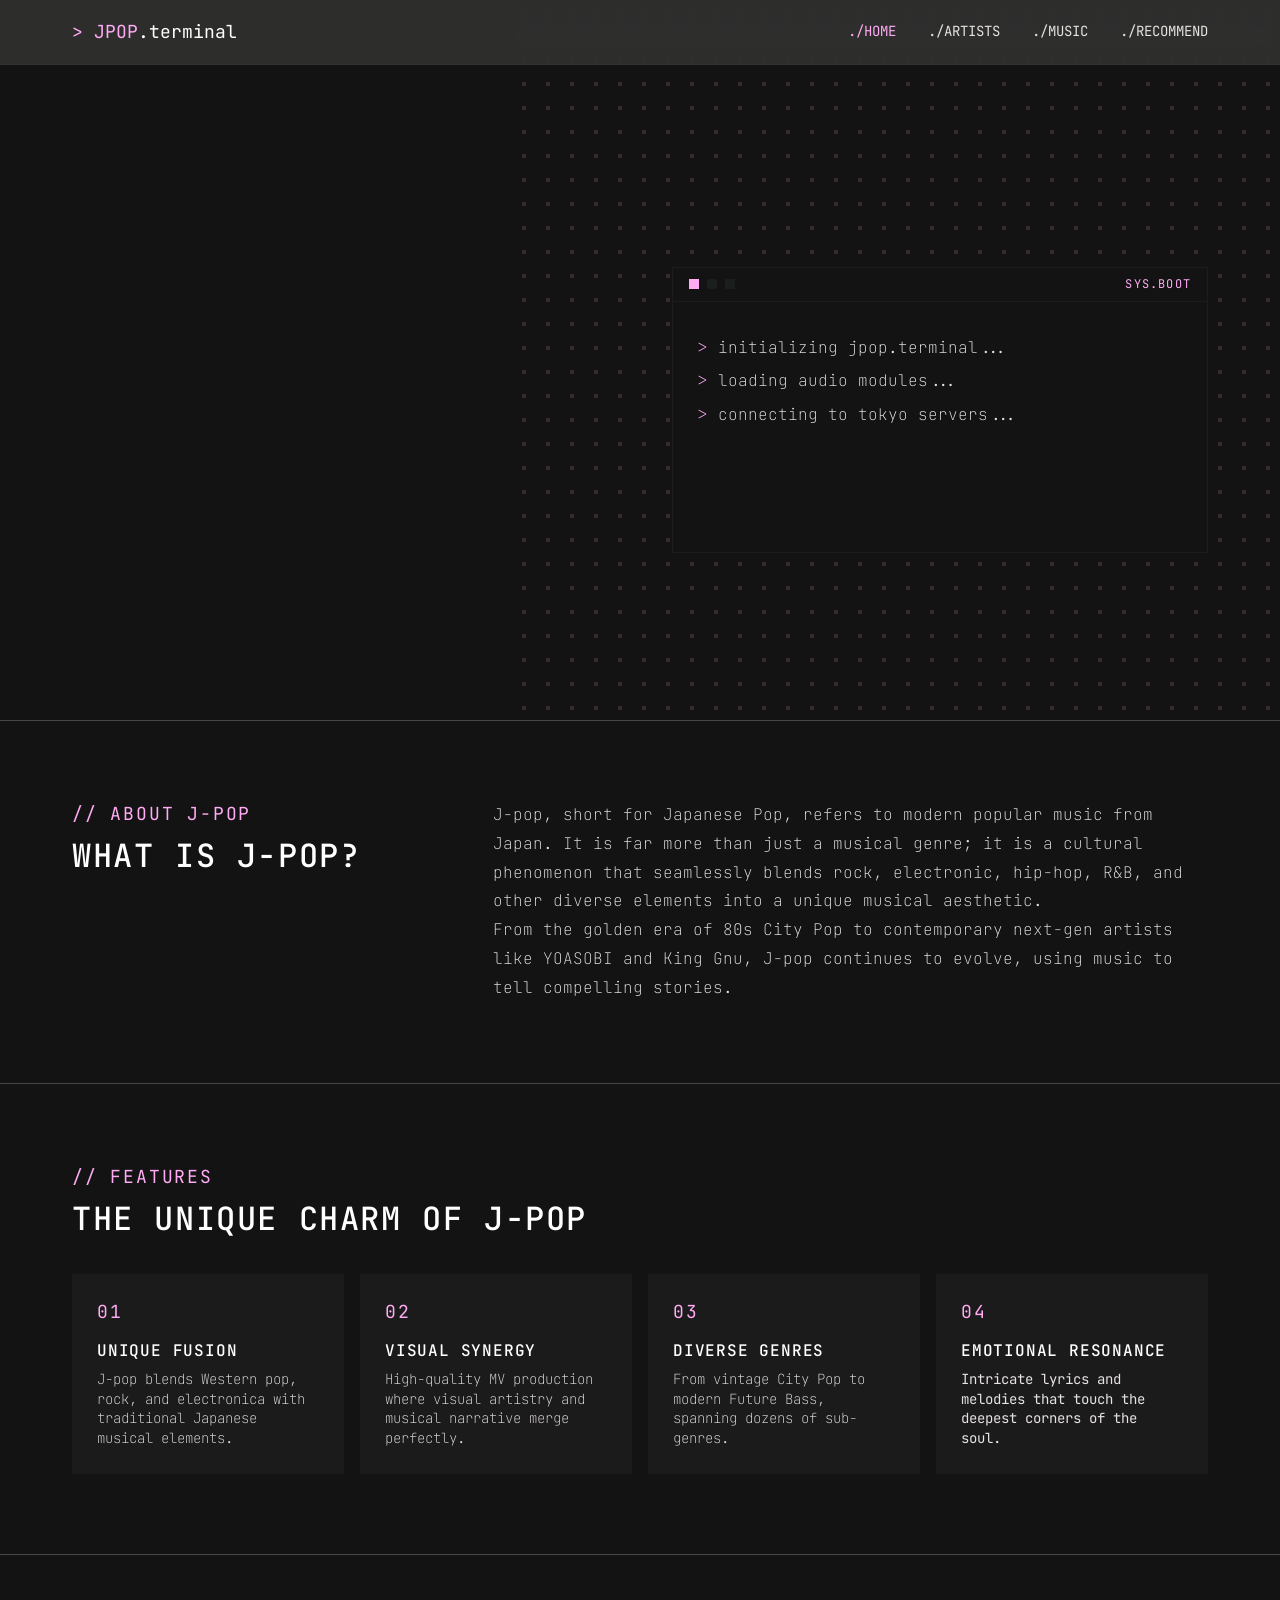
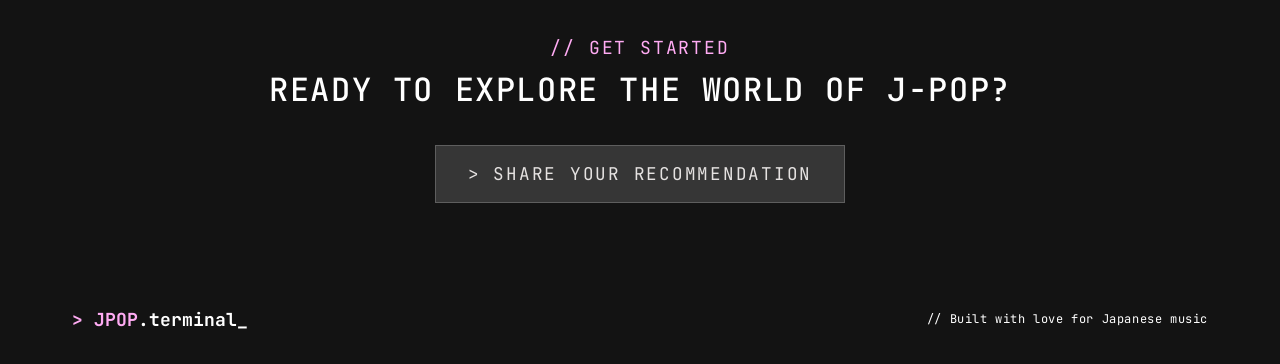
<file: index.html>
<!DOCTYPE html>
<html lang="zh-CN">

<head>
    <meta charset="UTF-8">
    <meta name="viewport" content="width=device-width, initial-scale=1.0">
    <title>JPOP.terminal // HOME</title>
    <link rel="stylesheet" href="css/style.css">
</head>

<body style="display: flex; flex-direction: column; min-height: 100vh;">
    <a class="skip-link" href="#main-content">Skip to main content</a>
    <div class="scanlines"></div>

    <header class="nav-header">
        <div class="container nav-content">
            <div class="logo font-mono text-cyan">
                > JPOP<span style="color: var(--primary)">.terminal</span><span class="cursor-blink">_</span>
            </div>
            <nav class="nav-links">
                <a href="index.html" class="active">./home</a>
                <a href="artists.html">./artists</a>
                <a href="music.html">./music</a>
                <a href="recommend.html">./recommend</a>
            </nav>
        </div>
    </header>

    <main id="main-content">
        <section class="hero-section">
            <div class="halftone"></div>
            <div class="container hero-content-wrapper">
                <div id="hero-content" style="opacity: 0; transform: translateY(20px); transition: all 0.5s ease-out;">
                    <div class="label mb-2">// JAPANESE POP MUSIC ARCHIVE</div>
                    <h1 class="display-lg mb-8">
                        EXPLORE<br>
                        <span class="text-cyan">THE SOUND</span><br>
                        OF J-POP
                    </h1>
                    <div style="display: flex; gap: 1rem;">
                        <a href="artists.html" class="btn-primary">> EXPLORE_ARTISTS</a>
                        <a href="music.html" class="btn-primary">> FEATURED_MUSIC</a>
                    </div>
                </div>

                <div class="terminal-window">
                    <div class="terminal-header">
                        <div class="terminal-dot active"></div>
                        <div class="terminal-dot"></div>
                        <div class="terminal-dot"></div>
                        <span class="label" style="margin-left: auto;">SYS.BOOT</span>
                    </div>
                    <div class="terminal-body" id="terminal-lines">
                    </div>
                </div>
            </div>
        </section>

        <section class="section-low" ">
            <div class=" container"
            style="display: grid; grid-template-columns: 1fr 2fr; gap: 4rem; align-items: start;">
            <div>
                <div class="label mb-2 text-cyan">// ABOUT J-POP</div>
                <h2 class="title" style="font-size: 2rem; color: var(--primary);">What is J-POP?</h2>
            </div>
            <div style="color: var(--on-surface); font-size: 1rem; line-height: 1.8;">
                <p class="mb-4" style="font-weight: 100;">
                    J-pop, short for Japanese Pop, refers to modern popular music from Japan. It is far more than just a
                    musical genre; it is a cultural phenomenon that seamlessly blends rock, electronic, hip-hop, R&B,
                    and other diverse elements into a unique musical aesthetic.
                </p>
                <p style="font-weight: 100;">
                    From the golden era of 80s City Pop to contemporary next-gen artists like YOASOBI and King Gnu,
                    J-pop continues to evolve, using music to tell compelling stories.
                </p>
            </div>
            </div>
        </section>

        <section class="section-low" style="background-color: var(--surface);">
            <div class="container">
                <div class="label mb-2 text-cyan">// FEATURES</div>
                <h2 class="title mb-8" style="font-size: 2rem; color: var(--primary);">The Unique Charm of J-POP</h2>

                <div class="card-grid" style="grid-template-columns: repeat(auto-fit, minmax(220px, 1fr));">
                    <div class="card" style="background-color: var(--surface-container-low);">
                        <div class="label text-cyan">01</div>
                        <h3 class="mt-4 mb-2 title" style="font-size: 1rem; color: var(--primary);">Unique Fusion</h3>
                        <p style="color: var(--on-surface); font-size: 0.875rem; font-weight: 100;">J-pop blends Western pop, rock, and
                            electronica with traditional Japanese musical elements.</p>
                    </div>
                    <div class="card" style="background-color: var(--surface-container-low);">
                        <div class="label text-cyan">02</div>
                        <h3 class="mt-4 mb-2 title" style="font-size: 1rem; color: var(--primary);">Visual Synergy</h3>
                        <p style="color: var(--on-surface); font-size: 0.875rem;font-weight: 100;">High-quality MV production where
                            visual artistry and musical narrative merge perfectly.</p>
                    </div>
                    <div class="card" style="background-color: var(--surface-container-low);">
                        <div class="label text-cyan">03</div>
                        <h3 class="mt-4 mb-2 title" style="font-size: 1rem; color: var(--primary);">Diverse Genres</h3>
                        <p style="color: var(--on-surface); font-size: 0.875rem;font-weight: 100;">From vintage City Pop to modern Future
                            Bass, spanning dozens of sub-genres.</p>
                    </div>
                    <div class="card" style="background-color: var(--surface-container-low);">
                        <div class="label text-cyan">04</div>
                        <h3 class="mt-4 mb-2 title" style="font-size: 1rem; color: var(--primary);">Emotional Resonance
                        </h3>
                        <p style="color: var(--on-surface); font-size: 0.875rem;">Intricate lyrics and melodies that
                            touch the deepest corners of the soul.</p>
                    </div>
                </div>
            </div>
        </section>

        <section class="section-low">
            <div class="container"
                style="display: flex; flex-direction: column; align-items: center; justify-content: center;">
                <div class="label mb-2 text-cyan">// GET STARTED</div>
                <h2 class="title mb-8" style="font-size: 2rem; color: var(--primary);">Ready to explore the world of
                    J-POP?</h2>
                <a href="recommend.html" class="btn-primary" style="font-size: 1.1rem; padding: 16px 32px;">> SHARE YOUR
                    RECOMMENDATION</a>
            </div>
        </section>
    </main>

    <footer class="terminal-footer">
        <div class="container footer-content">
            <div class="font-mono text-cyan" style="font-weight: bold;">
                > JPOP<span style="color: var(--primary)">.terminal_</span>
            </div>
            <div class="label" style="color: #ffffff; text-transform: none; letter-spacing: 0.05em;">
                // Built with love for Japanese music
            </div>
        </div>
    </footer>

    <script src="js/script.js"></script>
</body>

</html>
</file>
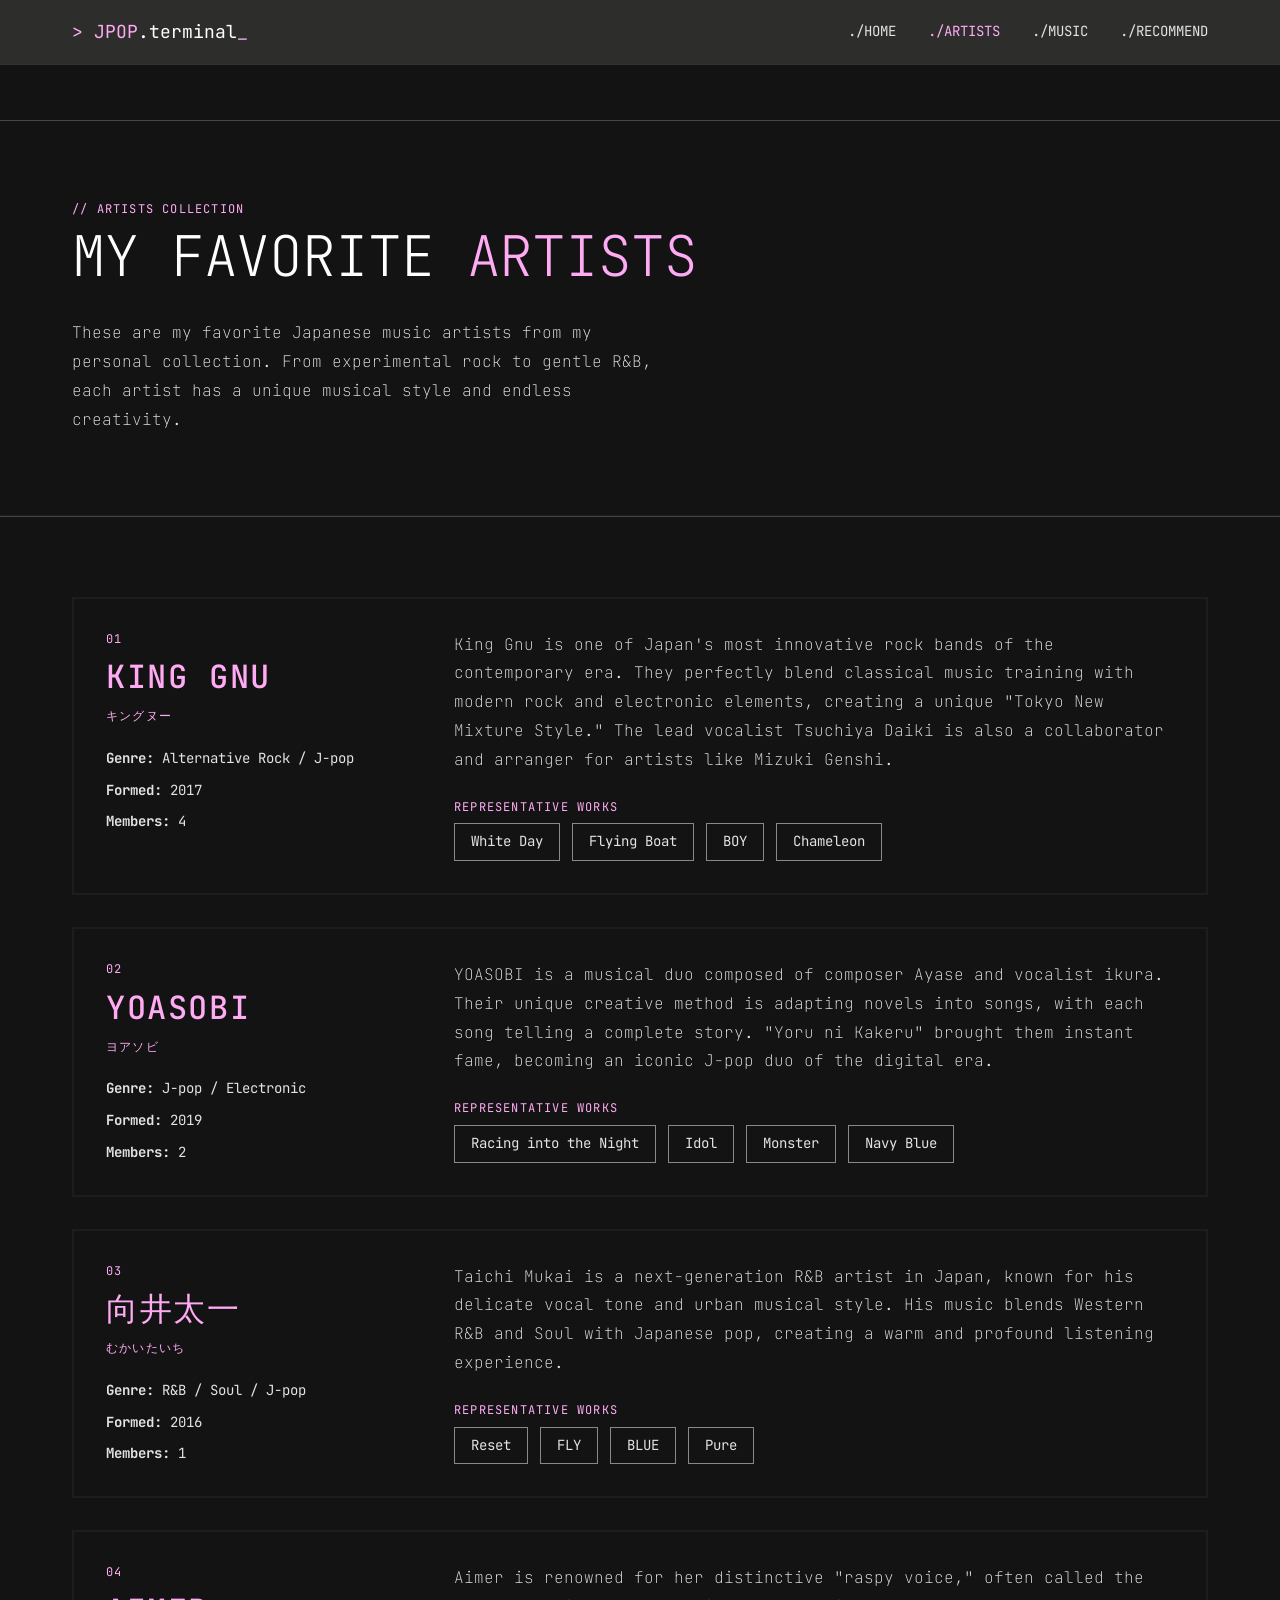
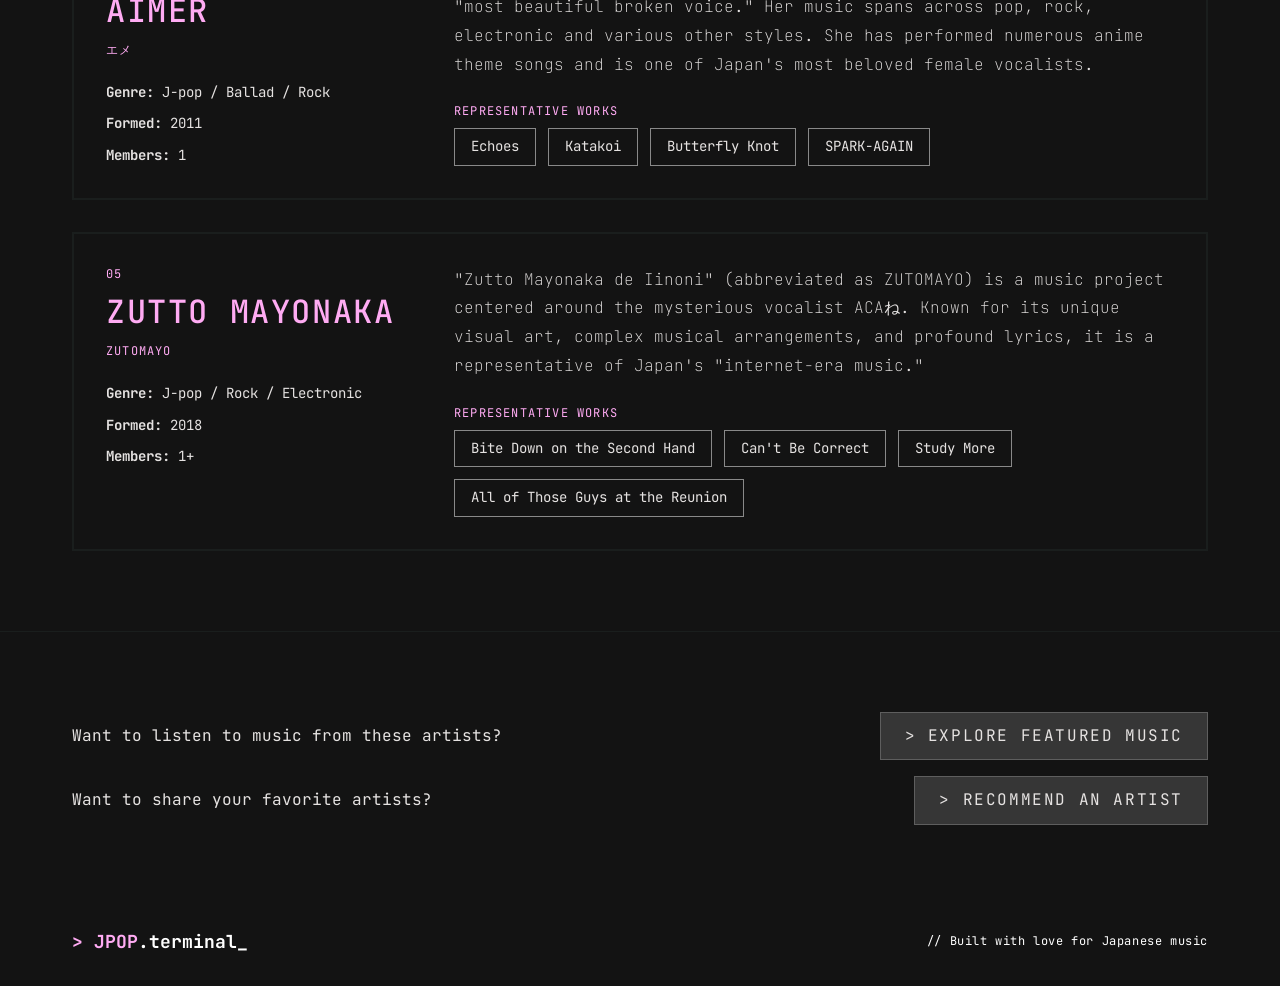
<file: artists.html>
<!DOCTYPE html>
<html lang="zh-CN">
<head>
    <meta charset="UTF-8">
    <meta name="viewport" content="width=device-width, initial-scale=1.0">
    <title>JPOP.terminal // ARTISTS</title>
    <link rel="stylesheet" href="css/style.css">
</head>
<body>
    <a class="skip-link" href="#main-content">Skip to main content</a>
    <div class="scanlines"></div>

    <header class="nav-header">
        <div class="container nav-content">
            <div class="logo font-mono text-cyan">
                > JPOP<span style="color: var(--primary)">.terminal</span><span class="cursor-blink">_</span>
            </div>
            <nav class="nav-links">
                <a href="index.html">./home</a>
                <a href="artists.html" class="active">./artists</a>
                <a href="music.html">./music</a>
                <a href="recommend.html">./recommend</a>
            </nav>
        </div>
    </header>

    <main id="main-content" style="padding-top: 120px; min-height: 100vh;">
        <!-- Header Section -->
        <section class="section-low" style="border-bottom: 1px solid var(--outline-variant);">
            <div class="container">
                <div class="label mb-2">// ARTISTS COLLECTION</div>
                <h1 class="display-lg mb-8">My Favorite <span style="color: var(--primary-container);">Artists</span></h1>
                <p style="color: var(--on-surface); font-size: 1rem; line-height: 1.8; max-width: 600px; font-weight: 100;">
                    These are my favorite Japanese music artists from my personal collection. From experimental rock to gentle R&B, each artist has a unique musical style and endless creativity.
                </p>
            </div>
        </section>

        <!-- Artists Grid -->
        <section class="section-low">
            <div class="container">
                <div style="display: flex; flex-direction: column; gap: 2rem;">
                    <!-- Artist Card 1: King Gnu -->
                    <div class="artist-card" style="display: grid; grid-template-columns: 300px 1fr; gap: 3rem; align-items: start;">
                        <div>
                            <div class="label mb-2" style="color: var(--primary-container);">01</div>
                            <h2 class="title mb-2" style="font-size: 2rem;">King Gnu</h2>
                            <p class="label" style="color: var(--primary-container); margin-bottom: 1.5rem;">キングヌー</p>
                            <div style="display: flex; flex-direction: column; gap: 0.75rem; color: var(--on-surface); font-size: 0.875rem;">
                                <p><strong>Genre:</strong> Alternative Rock / J-pop</p>
                                <p><strong>Formed:</strong> 2017</p>
                                <p><strong>Members:</strong> 4</p>
                            </div>
                        </div>
                        <div style="display: flex; flex-direction: column; gap: 1.5rem;">
                            <p style="color: var(--on-surface); line-height: 1.8; font-weight: 100;">
                                King Gnu is one of Japan's most innovative rock bands of the contemporary era. They perfectly blend classical music training with modern rock and electronic elements, creating a unique "Tokyo New Mixture Style." The lead vocalist Tsuchiya Daiki is also a collaborator and arranger for artists like Mizuki Genshi.
                            </p>
                            <div>
                                <p class="label mb-2">Representative Works</p>
                                <div style="display: flex; flex-wrap: wrap; gap: 0.75rem;">
                                    <span style="padding: 0.5rem 1rem; border: 1px solid rgba(255, 255, 255, 0.5); background-color: transparent; color: var(--on-surface); font-size: 0.875rem;">White Day</span>
                                    <span style="padding: 0.5rem 1rem; border: 1px solid rgba(255, 255, 255, 0.5); background-color: transparent; color: var(--on-surface); font-size: 0.875rem;">Flying Boat</span>
                                    <span style="padding: 0.5rem 1rem; border: 1px solid rgba(255, 255, 255, 0.5); background-color: transparent; color: var(--on-surface); font-size: 0.875rem;">BOY</span>
                                    <span style="padding: 0.5rem 1rem; border: 1px solid rgba(255, 255, 255, 0.5); background-color: transparent; color: var(--on-surface); font-size: 0.875rem;">Chameleon</span>
                                </div>
                            </div>
                        </div>
                    </div>

                    <!-- Artist Card 2: YOASOBI -->
                    <div class="artist-card" style="display: grid; grid-template-columns: 300px 1fr; gap: 3rem; align-items: start;">
                        <div>
                            <div class="label mb-2" style="color: var(--primary-container);">02</div>
                            <h2 class="title mb-2" style="font-size: 2rem;">YOASOBI</h2>
                            <p class="label" style="color: var(--primary-container); margin-bottom: 1.5rem;">ヨアソビ</p>
                            <div style="display: flex; flex-direction: column; gap: 0.75rem; color: var(--on-surface); font-size: 0.875rem;">
                                <p><strong>Genre:</strong> J-pop / Electronic</p>
                                <p><strong>Formed:</strong> 2019</p>
                                <p><strong>Members:</strong> 2</p>
                            </div>
                        </div>
                        <div style="display: flex; flex-direction: column; gap: 1.5rem;">
                            <p style="color: var(--on-surface); line-height: 1.8; font-weight: 100;">
                                YOASOBI is a musical duo composed of composer Ayase and vocalist ikura. Their unique creative method is adapting novels into songs, with each song telling a complete story. "Yoru ni Kakeru" brought them instant fame, becoming an iconic J-pop duo of the digital era.
                            </p>
                            <div>
                                <p class="label mb-2">Representative Works</p>
                                <div style="display: flex; flex-wrap: wrap; gap: 0.75rem;">
                                    <span style="padding: 0.5rem 1rem; border: 1px solid rgba(255, 255, 255, 0.5); background-color: transparent; color: var(--on-surface); font-size: 0.875rem;">Racing into the Night</span>
                                    <span style="padding: 0.5rem 1rem; border: 1px solid rgba(255, 255, 255, 0.5); background-color: transparent; color: var(--on-surface); font-size: 0.875rem;">Idol</span>
                                    <span style="padding: 0.5rem 1rem; border: 1px solid rgba(255, 255, 255, 0.5); background-color: transparent; color: var(--on-surface); font-size: 0.875rem;">Monster</span>
                                    <span style="padding: 0.5rem 1rem; border: 1px solid rgba(255, 255, 255, 0.5); background-color: transparent; color: var(--on-surface); font-size: 0.875rem;">Navy Blue</span>
                                </div>
                            </div>
                        </div>
                    </div>

                    <!-- Artist Card 3: 向井太一 -->
                    <div class="artist-card" style="display: grid; grid-template-columns: 300px 1fr; gap: 3rem; align-items: start;">
                        <div>
                            <div class="label mb-2" style="color: var(--primary-container);">03</div>
                            <h2 class="title mb-2" style="font-size: 2rem;">向井太一</h2>
                            <p class="label" style="color: var(--primary-container); margin-bottom: 1.5rem;">むかいたいち</p>
                            <div style="display: flex; flex-direction: column; gap: 0.75rem; color: var(--on-surface); font-size: 0.875rem;">
                                <p><strong>Genre:</strong> R&B / Soul / J-pop</p>
                                <p><strong>Formed:</strong> 2016</p>
                                <p><strong>Members:</strong> 1</p>
                            </div>
                        </div>
                        <div style="display: flex; flex-direction: column; gap: 1.5rem;">
                            <p style="color: var(--on-surface); line-height: 1.8; font-weight: 100;">
                                Taichi Mukai is a next-generation R&B artist in Japan, known for his delicate vocal tone and urban musical style. His music blends Western R&B and Soul with Japanese pop, creating a warm and profound listening experience.
                            </p>
                            <div>
                                <p class="label mb-2">Representative Works</p>
                                <div style="display: flex; flex-wrap: wrap; gap: 0.75rem;">
                                    <span style="padding: 0.5rem 1rem; border: 1px solid rgba(255, 255, 255, 0.5); background-color: transparent; color: var(--on-surface); font-size: 0.875rem;">Reset</span>
                                    <span style="padding: 0.5rem 1rem; border: 1px solid rgba(255, 255, 255, 0.5); background-color: transparent; color: var(--on-surface); font-size: 0.875rem;">FLY</span>
                                    <span style="padding: 0.5rem 1rem; border: 1px solid rgba(255, 255, 255, 0.5); background-color: transparent; color: var(--on-surface); font-size: 0.875rem;">BLUE</span>
                                    <span style="padding: 0.5rem 1rem; border: 1px solid rgba(255, 255, 255, 0.5); background-color: transparent; color: var(--on-surface); font-size: 0.875rem;">Pure</span>
                                </div>
                            </div>
                        </div>
                    </div>

                    <!-- Artist Card 4: Aimer -->
                    <div class="artist-card" style="display: grid; grid-template-columns: 300px 1fr; gap: 3rem; align-items: start;">
                        <div>
                            <div class="label mb-2" style="color: var(--primary-container);">04</div>
                            <h2 class="title mb-2" style="font-size: 2rem;">Aimer</h2>
                            <p class="label" style="color: var(--primary-container); margin-bottom: 1.5rem;">エメ</p>
                            <div style="display: flex; flex-direction: column; gap: 0.75rem; color: var(--on-surface); font-size: 0.875rem;">
                                <p><strong>Genre:</strong> J-pop / Ballad / Rock</p>
                                <p><strong>Formed:</strong> 2011</p>
                                <p><strong>Members:</strong> 1</p>
                            </div>
                        </div>
                        <div style="display: flex; flex-direction: column; gap: 1.5rem;">
                            <p style="color: var(--on-surface); line-height: 1.8; font-weight: 100;">
                                Aimer is renowned for her distinctive "raspy voice," often called the "most beautiful broken voice." Her music spans across pop, rock, electronic and various other styles. She has performed numerous anime theme songs and is one of Japan's most beloved female vocalists.
                            </p>
                            <div>
                                <p class="label mb-2">Representative Works</p>
                                <div style="display: flex; flex-wrap: wrap; gap: 0.75rem;">
                                    <span style="padding: 0.5rem 1rem; border: 1px solid rgba(255, 255, 255, 0.5); background-color: transparent; color: var(--on-surface); font-size: 0.875rem;">Echoes</span>
                                    <span style="padding: 0.5rem 1rem; border: 1px solid rgba(255, 255, 255, 0.5); background-color: transparent; color: var(--on-surface); font-size: 0.875rem;">Katakoi</span>
                                    <span style="padding: 0.5rem 1rem; border: 1px solid rgba(255, 255, 255, 0.5); background-color: transparent; color: var(--on-surface); font-size: 0.875rem;">Butterfly Knot</span>
                                    <span style="padding: 0.5rem 1rem; border: 1px solid rgba(255, 255, 255, 0.5); background-color: transparent; color: var(--on-surface); font-size: 0.875rem;">SPARK-AGAIN</span>
                                </div>
                            </div>
                        </div>
                    </div>

                    <!-- Artist Card 5: ZUTOMAYO -->
                    <div class="artist-card" style="display: grid; grid-template-columns: 300px 1fr; gap: 3rem; align-items: start;">
                        <div>
                            <div class="label mb-2" style="color: var(--primary-container);">05</div>
                            <h2 class="title mb-2" style="font-size: 2rem;">Zutto Mayonaka</h2>
                            <p class="label" style="color: var(--primary-container); margin-bottom: 1.5rem;">ZUTOMAYO</p>
                            <div style="display: flex; flex-direction: column; gap: 0.75rem; color: var(--on-surface); font-size: 0.875rem;">
                                <p><strong>Genre:</strong> J-pop / Rock / Electronic</p>
                                <p><strong>Formed:</strong> 2018</p>
                                <p><strong>Members:</strong> 1+</p>
                            </div>
                        </div>
                        <div style="display: flex; flex-direction: column; gap: 1.5rem;">
                            <p style="color: var(--on-surface); line-height: 1.8; font-weight: 100;">
                                "Zutto Mayonaka de Iinoni" (abbreviated as ZUTOMAYO) is a music project centered around the mysterious vocalist ACAね. Known for its unique visual art, complex musical arrangements, and profound lyrics, it is a representative of Japan's "internet-era music."
                            </p>
                            <div>
                                <p class="label mb-2">Representative Works</p>
                                <div style="display: flex; flex-wrap: wrap; gap: 0.75rem;">
                                    <span style="padding: 0.5rem 1rem; border: 1px solid rgba(255, 255, 255, 0.5); background-color: transparent; color: var(--on-surface); font-size: 0.875rem;">Bite Down on the Second Hand</span>
                                    <span style="padding: 0.5rem 1rem; border: 1px solid rgba(255, 255, 255, 0.5); background-color: transparent; color: var(--on-surface); font-size: 0.875rem;">Can't Be Correct</span>
                                    <span style="padding: 0.5rem 1rem; border: 1px solid rgba(255, 255, 255, 0.5); background-color: transparent; color: var(--on-surface); font-size: 0.875rem;">Study More</span>
                                    <span style="padding: 0.5rem 1rem; border: 1px solid rgba(255, 255, 255, 0.5); background-color: transparent; color: var(--on-surface); font-size: 0.875rem;">All of Those Guys at the Reunion</span>
                                </div>
                            </div>
                        </div>
                    </div>
                </div>
            </div>
        </section>

        <!-- CTA Section -->
        <section class="section-low" style="border-top: 1px solid var(--outline-variant);">
            <div class="container" style="display: flex; flex-direction: column; gap: 1rem;">
                <div style="display: flex; align-items: center; justify-content: space-between; gap: 1.5rem;">
                    <p style="color: var(--on-surface); margin-bottom: 0;">Want to listen to music from these artists?</p>
                    <a href="music.html" class="btn-primary">&gt; Explore Featured Music</a>
                </div>
                <div style="display: flex; align-items: center; justify-content: space-between; gap: 1.5rem;">
                    <p style="color: var(--on-surface); margin-bottom: 0;">Want to share your favorite artists?</p>
                    <a href="recommend.html" class="btn-primary">&gt; Recommend an Artist</a>
                </div>
            </div>
        </section>
    </main>

    <script src="js/script.js"></script>
    <footer class="terminal-footer">
        <div class="container footer-content">
            <div class="font-mono text-cyan" style="font-weight: bold;">
                > JPOP<span style="color: var(--primary)">.terminal_</span>
            </div>
            <div class="label" style="color: #ffffff; text-transform: none; letter-spacing: 0.05em;">
                // Built with love for Japanese music
            </div>
        </div>
    </footer>
</body>
</html>
</file>
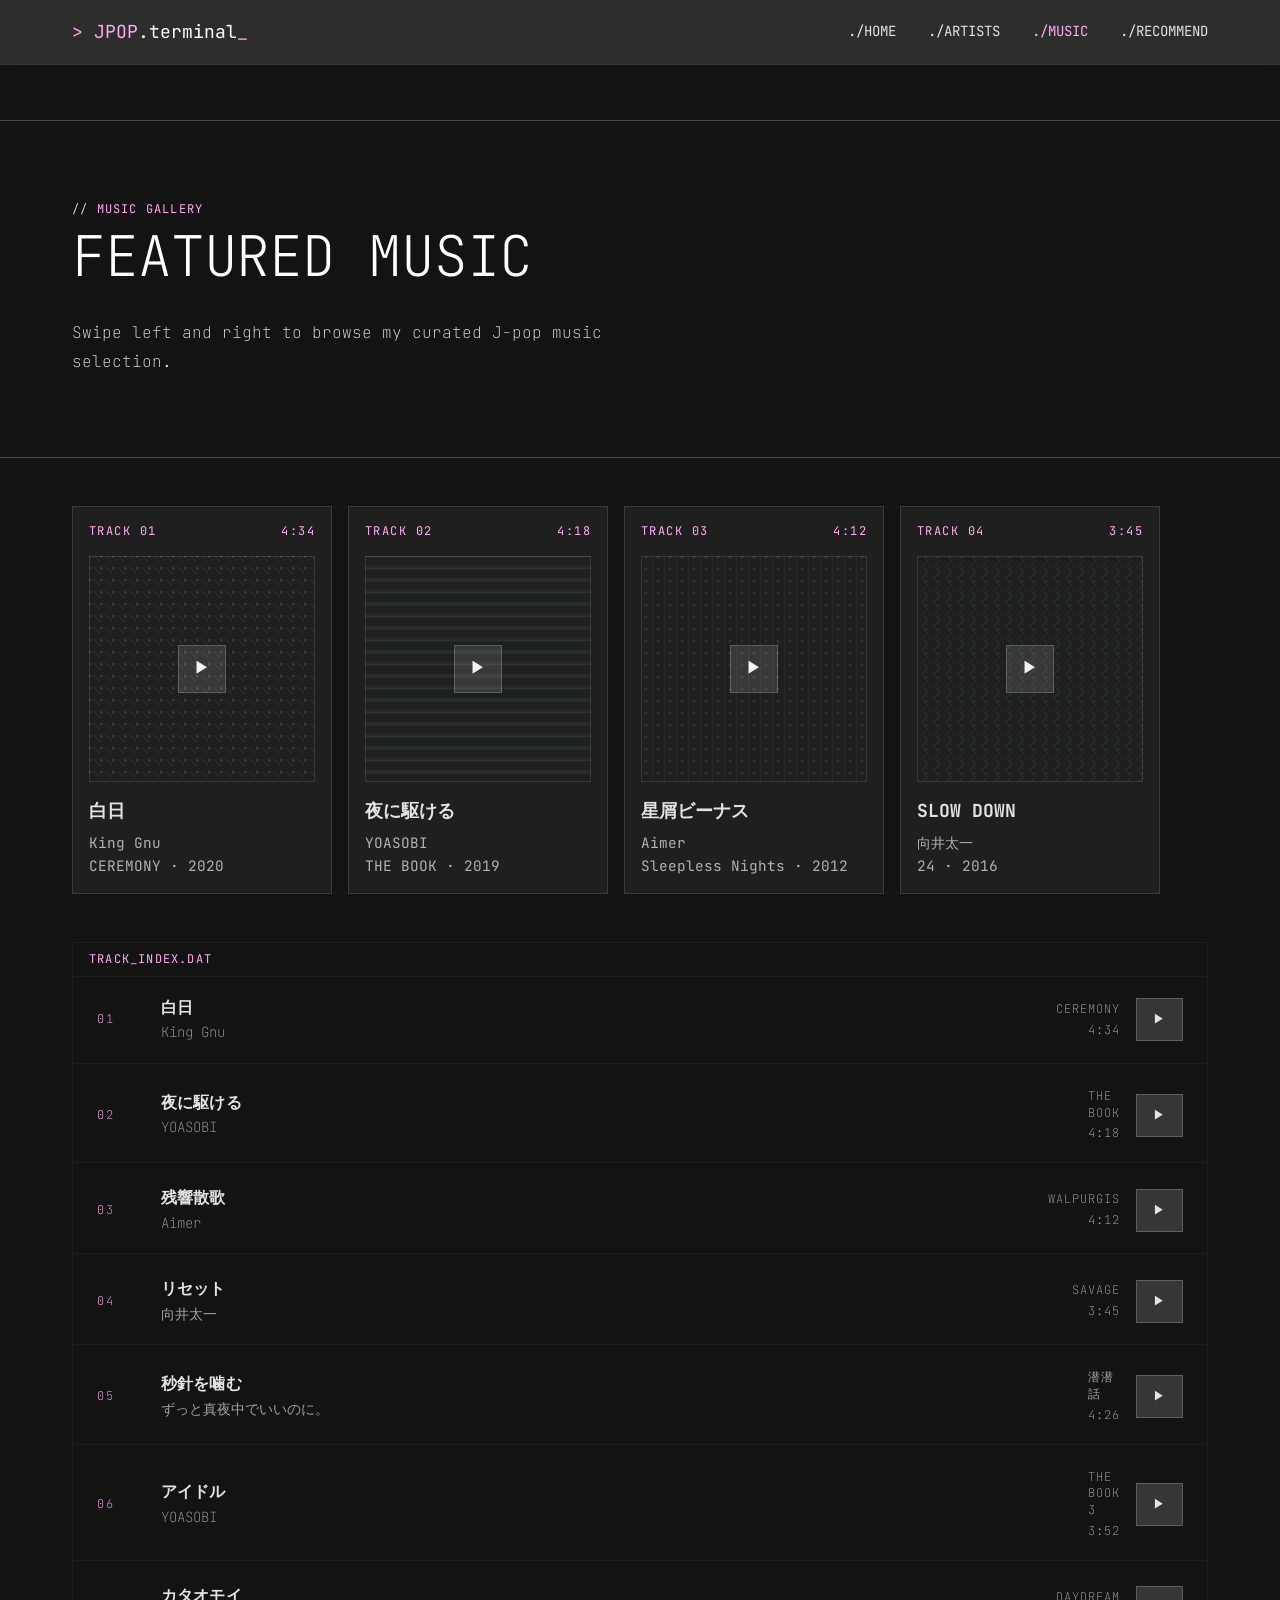
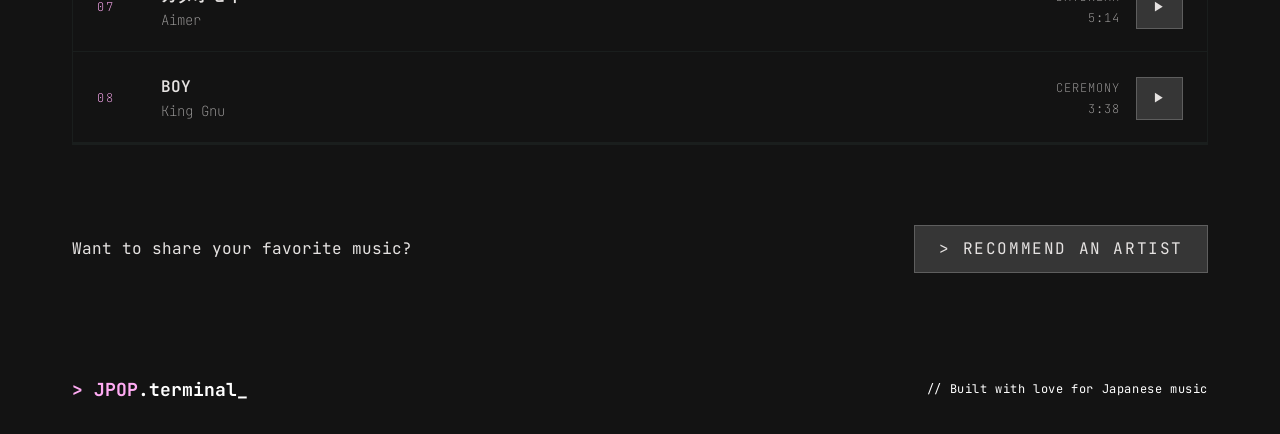
<file: music.html>
<!DOCTYPE html>
<html lang="zh-CN">
<head>
    <meta charset="UTF-8">
    <meta name="viewport" content="width=device-width, initial-scale=1.0">
    <title>JPOP.terminal // MUSIC</title>
    <link rel="stylesheet" href="css/style.css">
</head>
<body>
    <a class="skip-link" href="#main-content">Skip to main content</a>
    <div class="scanlines"></div>

    <header class="nav-header">
        <div class="container nav-content">
            <div class="logo font-mono text-cyan">
                > JPOP<span style="color: var(--primary)">.terminal</span><span class="cursor-blink">_</span>
            </div>
            <nav class="nav-links">
                <a href="index.html">./home</a>
                <a href="artists.html">./artists</a>
                <a href="music.html" class="active">./music</a>
                <a href="recommend.html">./recommend</a>
            </nav>
        </div>
    </header>

    <main id="main-content" class="container" style="padding-top: 120px; min-height: 100vh;">
        <section class="section-low" style="width: 100vw; margin-left: calc(50% - 50vw); margin-right: calc(50% - 50vw);">
            <div class="container">
                <div class="label mb-2">// MUSIC GALLERY</div>
                <h1 class="display-lg mb-8">Featured Music</h1>
                <p style="color: var(--on-surface); font-size: 1rem; line-height: 1.8; max-width: 600px; font-weight: 100;">
                    Swipe left and right to browse my curated J-pop music selection.
                </p>
            </div>
        </section>

        <div class="full-bleed-divider"></div>

        <div class="album-gallery">
            <div class="gallery-scroll scrollbar-hide">
                <article class="album-card">
                    <div class="album-card-header">
                        <span>TRACK 01</span>
                        <span>4:34</span>
                    </div>
                    <div class="album-cover cover-rose">
                        <button class="cover-play" data-audio="music/白日.flac" data-track-id="track1" aria-label="播放或暂停 白日">▶</button>
                    </div>
                    <div class="album-card-body">
                        <h2>白日</h2>
                        <p>King Gnu</p>
                        <p>CEREMONY · 2020</p>
                    </div>
                </article>
                <article class="album-card">
                    <div class="album-card-header">
                        <span>TRACK 02</span>
                        <span>4:18</span>
                    </div>
                    <div class="album-cover cover-blue">
                        <button class="cover-play" data-audio="music/YOASOBI - 夜に駆ける(VEATZ Club Edit).wav" data-track-id="track2" aria-label="播放或暂停 夜に駆ける">▶</button>
                    </div>
                    <div class="album-card-body">
                        <h2>夜に駆ける</h2>
                        <p>YOASOBI</p>
                        <p>THE BOOK · 2019</p>
                    </div>
                </article>
                <article class="album-card">
                    <div class="album-card-header">
                        <span>TRACK 03</span>
                        <span>4:12</span>
                    </div>
                    <div class="album-cover cover-amber">
                        <button class="cover-play" data-audio="music/Aimer - 星屑ビーナス.mp3" data-track-id="track3" aria-label="播放或暂停 星屑ビーナス">▶</button>
                    </div>
                    <div class="album-card-body">
                        <h2>星屑ビーナス</h2>
                        <p>Aimer</p>
                        <p>Sleepless Nights · 2012</p>
                    </div>
                </article>
                <article class="album-card">
                    <div class="album-card-header">
                        <span>TRACK 04</span>
                        <span>3:45</span>
                    </div>
                    <div class="album-cover cover-emerald">
                        <button class="cover-play" data-audio="music/向井太一 - SLOW DOWN.mp3" data-track-id="track4" aria-label="播放或暂停 SLOW DOWN">▶</button>
                    </div>
                    <div class="album-card-body">
                        <h2>SLOW DOWN</h2>
                        <p>向井太一</p>
                        <p>24 · 2016</p>
                    </div>
                </article>
            </div>
        </div>

        <div class="terminal-window mt-4">
            <div class="terminal-header">
                <span class="label">TRACK_INDEX.DAT</span>
            </div>
            <div class="terminal-body" style="padding: 0;">
                <div class="track-list">
                    <div class="track-row">
                        <div class="track-number">01</div>
                        <div class="track-info">
                            <p class="track-title">白日</p>
                            <p class="track-artist">King Gnu</p>
                        </div>
                        <div class="track-meta">
                            <span>CEREMONY</span>
                            <span>4:34</span>
                        </div>
                        <button class="btn-secondary track-action" data-audio="music/0013382754.flac" data-track-id="track1" aria-label="播放或暂停 白日">▶</button>
                    </div>

                    <div class="track-row">
                        <div class="track-number">02</div>
                        <div class="track-info">
                            <p class="track-title">夜に駆ける</p>
                            <p class="track-artist">YOASOBI</p>
                        </div>
                        <div class="track-meta">
                            <span>THE BOOK</span>
                            <span>4:18</span>
                        </div>
                        <button class="btn-secondary track-action" data-spotify="https://open.spotify.com/search/%E5%A4%9C%E3%81%AB%E9%A7%86%E3%81%91%E3%82%8B%20YOASOBI">▶</button>
                    </div>

                    <div class="track-row">
                        <div class="track-number">03</div>
                        <div class="track-info">
                            <p class="track-title">残響散歌</p>
                            <p class="track-artist">Aimer</p>
                        </div>
                        <div class="track-meta">
                            <span>Walpurgis</span>
                            <span>4:12</span>
                        </div>
                        <button class="btn-secondary track-action" data-spotify="https://open.spotify.com/search/%E6%AE%8B%E9%9F%BF%E6%95%A3%E6%AD%8C%20Aimer">▶</button>
                    </div>

                    <div class="track-row">
                        <div class="track-number">04</div>
                        <div class="track-info">
                            <p class="track-title">リセット</p>
                            <p class="track-artist">向井太一</p>
                        </div>
                        <div class="track-meta">
                            <span>SAVAGE</span>
                            <span>3:45</span>
                        </div>
                        <button class="btn-secondary track-action" data-spotify="https://open.spotify.com/search/%E3%83%AA%E3%82%BB%E3%83%83%E3%83%88%20%E5%90%91%E4%BA%95%E5%A4%AA%E4%B8%80">▶</button>
                    </div>

                    <div class="track-row">
                        <div class="track-number">05</div>
                        <div class="track-info">
                            <p class="track-title">秒針を噛む</p>
                            <p class="track-artist">ずっと真夜中でいいのに。</p>
                        </div>
                        <div class="track-meta">
                            <span>潜潜話</span>
                            <span>4:26</span>
                        </div>
                        <button class="btn-secondary track-action" data-spotify="https://open.spotify.com/search/%E7%A7%92%E9%87%9D%E3%82%92%E5%99%9B%E3%82%80%20%E3%81%9A%E3%81%A3%E3%81%A8%E7%9C%9F%E5%A4%9C%E4%B8%AD%E3%81%A7%E3%81%84%E3%81%84%E3%81%AE%E3%81%AB">▶</button>
                    </div>

                    <div class="track-row">
                        <div class="track-number">06</div>
                        <div class="track-info">
                            <p class="track-title">アイドル</p>
                            <p class="track-artist">YOASOBI</p>
                        </div>
                        <div class="track-meta">
                            <span>THE BOOK 3</span>
                            <span>3:52</span>
                        </div>
                        <button class="btn-secondary track-action" data-spotify="https://open.spotify.com/search/%E3%82%A2%E3%82%A4%E3%83%89%E3%83%AB%20YOASOBI">▶</button>
                    </div>

                    <div class="track-row">
                        <div class="track-number">07</div>
                        <div class="track-info">
                            <p class="track-title">カタオモイ</p>
                            <p class="track-artist">Aimer</p>
                        </div>
                        <div class="track-meta">
                            <span>daydream</span>
                            <span>5:14</span>
                        </div>
                        <button class="btn-secondary track-action" data-spotify="https://open.spotify.com/search/%E3%82%AB%E3%82%BF%E3%82%AA%E3%83%A2%E3%82%A4%20Aimer">▶</button>
                    </div>

                    <div class="track-row">
                        <div class="track-number">08</div>
                        <div class="track-info">
                            <p class="track-title">BOY</p>
                            <p class="track-artist">King Gnu</p>
                        </div>
                        <div class="track-meta">
                            <span>CEREMONY</span>
                            <span>3:38</span>
                        </div>
                        <button class="btn-secondary track-action" data-spotify="https://open.spotify.com/search/BOY%20King%20Gnu">▶</button>
                    </div>
                </div>
            </div>
        </div>
     <section class="section-low" style="border-top: 1px solid var(--outline-variant);">
                <div style="display: flex; align-items: center; justify-content: space-between; gap: 1.5rem;">
                    <p style="color: var(--on-surface); margin-bottom: 0;">Want to share your favorite music?</p>
                    <a href="recommend.html" class="btn-primary">&gt; Recommend an Artist</a>
                </div>
            </div>
        </section>
    </main>

 <script src="js/script.js"></script>
    <footer class="terminal-footer">
        <div class="container footer-content">
            <div class="font-mono text-cyan" style="font-weight: bold;">
                > JPOP<span style="color: var(--primary)">.terminal_</span>
            </div>
            <div class="label" style="color: #ffffff; text-transform: none; letter-spacing: 0.05em;">
                // Built with love for Japanese music
            </div>
        </div>
    </footer>
</body>
</html>
</file>
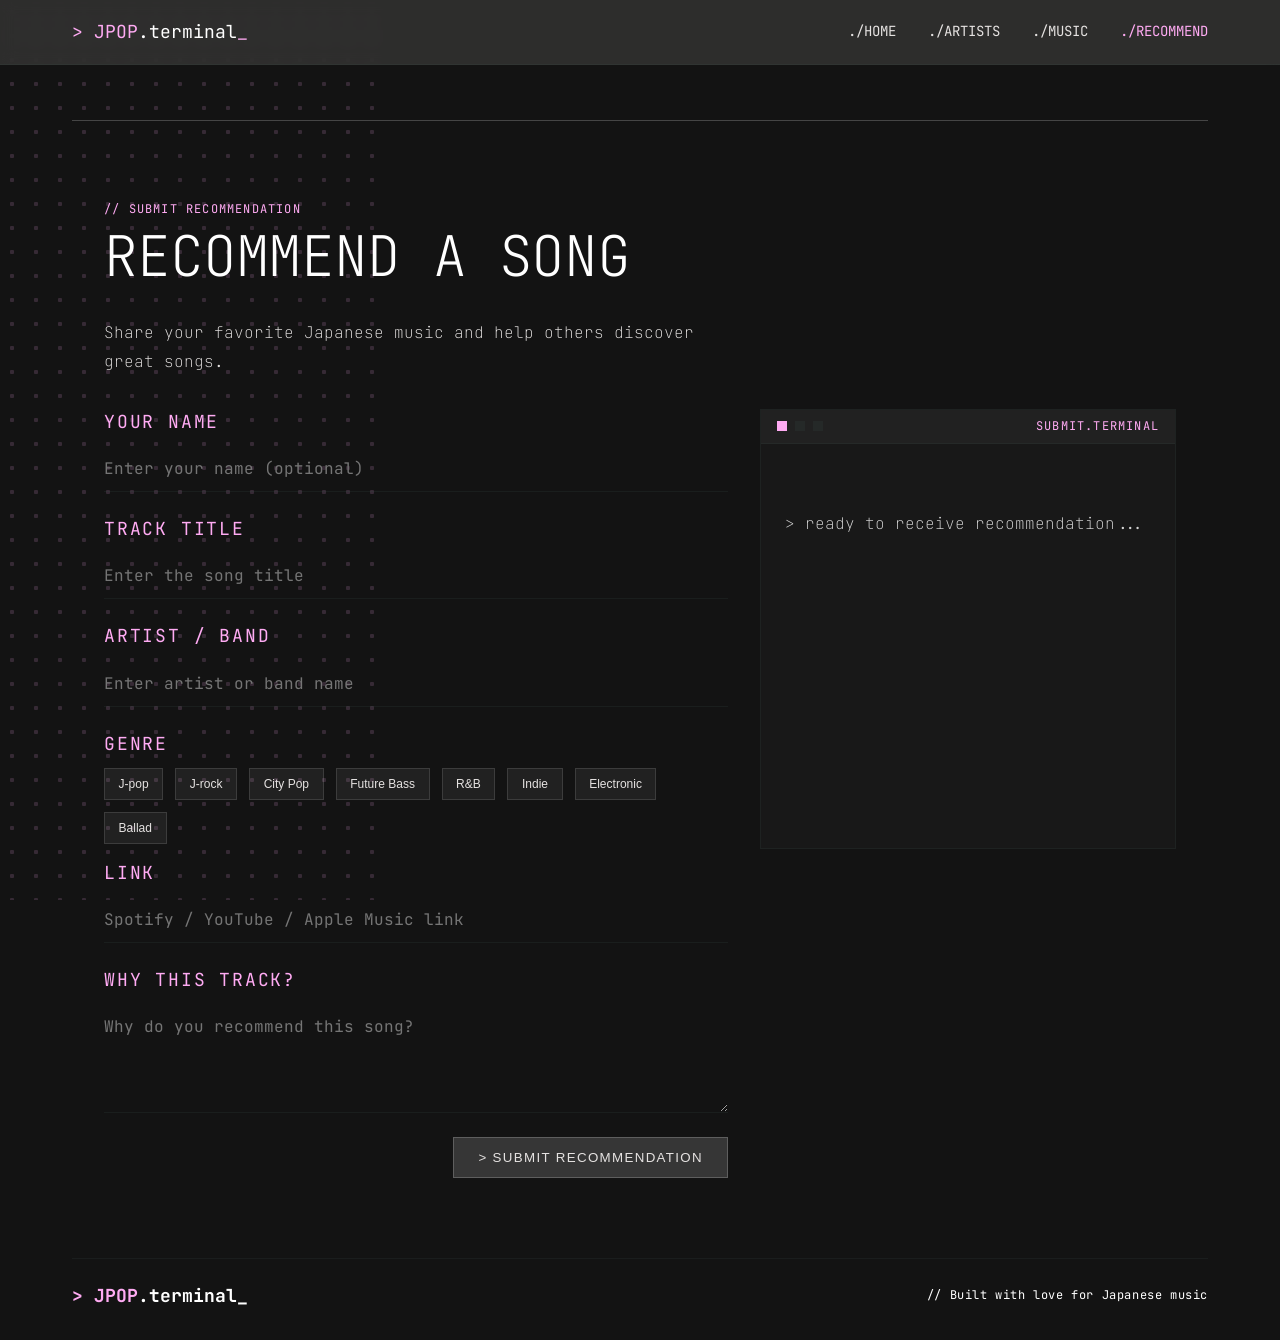
<file: recommend.html>
<!DOCTYPE html>
<html lang="zh-CN">
<head>
    <meta charset="UTF-8">
    <meta name="viewport" content="width=device-width, initial-scale=1.0">
    <title>JPOP.terminal // RECOMMEND</title>
    <link rel="stylesheet" href="css/style.css">
    <style>
        /* Specific Form Styles for Tactical Form */
        .terminal-input {
            width: 100%;
            background-color: transparent;
            border: none;
            border-bottom: 1px solid var(--outline-variant);
            color: var(--primary);
            font-family: var(--font-mono);
            padding: 12px 0;
            margin-bottom: 24px;
            font-size: 1rem;
        }
        .terminal-input:focus {
            outline: none;
            border-bottom-color: var(--primary-container);
            box-shadow: 0 2px 0 0 rgba(0, 251, 251, 0.2);
        }
    </style>
</head>
<body>
    <a class="skip-link" href="#main-content">Skip to main content</a>
    <div class="scanlines"></div>
    <div class="halftone" style="left: 0; width: 30%; right: auto; transform: scaleX(-1);"></div>

    <header class="nav-header">
        <div class="container nav-content">
            <div class="logo font-mono text-cyan">
                > JPOP<span style="color: var(--primary)">.terminal</span><span class="cursor-blink">_</span>
            </div>
            <nav class="nav-links">
                <a href="index.html">./home</a>
                <a href="artists.html">./artists</a>
                <a href="music.html">./music</a>
                <a href="recommend.html" class="active">./recommend</a>
            </nav>
        </div>
    </header>

    <main id="main-content" class="container" style="padding-top: 120px; min-height: 100vh; position: relative; z-index: 10;">
        <section class="section-low" style="border-bottom: 1px solid var(--outline-variant);">
            <div class="container">
                <div class="label mb-2">// SUBMIT RECOMMENDATION</div>
                <h1 class="display-lg mb-8">Recommend a Song</h1>
                <p style="color: var(--on-surface); font-size: 1rem; line-height: 1.8; max-width: 600px; font-weight: 100; margin-bottom: 2rem;">
                    Share your favorite Japanese music and help others discover great songs.
                </p>

                <div class="recommend-layout">
                    <div class="recommend-form">
                        <form action="https://formspree.io/f/xnjlpllq" method="POST">
                            <div class="field-group">
                                <label for="name" class="label text-cyan">YOUR NAME</label>
                                <input type="text" id="name" name="name" class="terminal-input" placeholder="Enter your name (optional)">
                            </div>

                            <div class="field-group">
                                <label for="track" class="label text-cyan">TRACK TITLE</label>
                                <input type="text" id="track" name="track" class="terminal-input" placeholder="Enter the song title" required>
                            </div>

                            <div class="field-group">
                                <label for="artist" class="label text-cyan">ARTIST / BAND</label>
                                <input type="text" id="artist" name="artist" class="terminal-input" placeholder="Enter artist or band name" required>
                            </div>

                            <div class="field-group genre-field">
                                <label class="label text-cyan">GENRE</label>
                                <div class="chip-list">
                                    <button type="button" class="chip">J-pop</button>
                                    <button type="button" class="chip">J-rock</button>
                                    <button type="button" class="chip">City Pop</button>
                                    <button type="button" class="chip">Future Bass</button>
                                    <button type="button" class="chip">R&B</button>
                                    <button type="button" class="chip">Indie</button>
                                    <button type="button" class="chip">Electronic</button>
                                    <button type="button" class="chip">Ballad</button>
                                </div>
                                <input type="hidden" name="genres" id="selected-genres">
                            </div>

                            <div class="field-group">
                                <label for="link" class="label text-cyan">LINK</label>
                                <input type="text" id="link" name="link" class="terminal-input" placeholder="Spotify / YouTube / Apple Music link">
                            </div>

                            <div class="field-group">
                                <label for="reason" class="label text-cyan">WHY THIS TRACK?</label>
                                <textarea id="reason" name="reason" class="terminal-input" rows="4" placeholder="Why do you recommend this song?"></textarea>
                            </div>

                            <div class="form-actions">
                                <button type="submit" class="btn-primary">&gt; SUBMIT RECOMMENDATION</button>
                            </div>
                        </form>
                    </div>

                    <div class="recommend-terminal">
                        <div class="terminal-window" style="min-height: 440px;">
                            <div class="terminal-header">
                                <div style="display: flex; align-items: center; gap: 0.5rem;">
                                    <span class="terminal-dot active"></span>
                                    <span class="terminal-dot"></span>
                                    <span class="terminal-dot"></span>
                                </div>
                                <span class="label" style="margin-left: auto;">submit.terminal</span>
                            </div>
                            <div class="terminal-body" style="min-height: 360px; padding: 1.5rem;">
                                <p style="color: var(--primary);">&gt; ready to receive recommendation...</p>
                            </div>
                        </div>
                    </div>
                </div>
            </div>
        </section>
    </main>

    <script src="js/script.js"></script>
    <footer class="terminal-footer">
        <div class="container footer-content">
            <div class="font-mono text-cyan" style="font-weight: bold;">
                > JPOP<span style="color: var(--primary)">.terminal_</span>
            </div>
            <div class="label" style="color: #ffffff; text-transform: none; letter-spacing: 0.05em;">
                // Built with love for Japanese music
            </div>
        </div>
    </footer>
</body>
</html>
</file>
<file: css/style.css>
/* =========================================
   DESIGN SYSTEM: Tactical Retro-Futurism
   ========================================= */

   @import url('https://fonts.googleapis.com/css2?family=JetBrains+Mono:wght@100..800&display=swap');

/* -----------------------------------------
   ACCESSIBILITY: Skip Link
   ----------------------------------------- */
.skip-link {
  position: absolute;
  top: -100%;
  left: 1rem;
  z-index: 9999;
  background-color: var(--surface);
  color: var(--primary-container);
  border: 2px solid var(--primary-container);
  padding: 0.75rem 1.25rem;
  font-family: var(--font-mono);
  font-size: 0.875rem;
  text-decoration: none;
  text-transform: uppercase;
  letter-spacing: 0.1em;
  transition: top 0.1s;
}
.skip-link:focus {
  top: 1rem;
  outline: 3px solid var(--primary-container);
  outline-offset: 2px;
}

/* -----------------------------------------
   ACCESSIBILITY: Global Focus States
   ----------------------------------------- */

/* 默认移除 outline，改为统一自定义 */
*:focus {
  outline: none;
}

/* 所有可聚焦交互元素显示清晰焦点环 */
a:focus-visible,
button:focus-visible,
input:focus-visible,
textarea:focus-visible,
select:focus-visible,
[tabindex]:focus-visible {
  outline: 2px solid var(--primary-container);
  outline-offset: 3px;
}

/* 导航链接焦点 */
.nav-links a:focus-visible {
  color: var(--primary-container);
  outline: 2px solid var(--primary-container);
  outline-offset: 4px;
}

/* 主按钮焦点 */
.btn-primary:focus-visible,
.btn-secondary:focus-visible {
  outline: 2px solid var(--primary-container);
  outline-offset: 3px;
  background-color: rgba(255, 171, 243, 0.15);
}

/* 播放按钮焦点 */
.cover-play:focus-visible {
  outline: 3px solid var(--primary-container);
  outline-offset: 2px;
}

/* 音轨操作按钮焦点 */
.track-action:focus-visible {
  outline: 2px solid var(--primary-container);
  outline-offset: 2px;
}

   :root {
     /* Surfaces (Depth via tonal layering) */
     --surface: #131313;
     --surface-container-low: #1c1b1b;
     --surface-container-high: #2a2a2a;
     --surface-container-highest: rgba(53, 53, 52, 0.8); /* For glassmorphism */
     
     /* Typography & Signals */
     --on-surface: #e5e2e1;
     --primary: #ffffff;
     --on-primary: #003737;
     --primary-container: #ffabf3;
     --secondary: #ffabf3;
     --secondary-container: #fe00fe;
     --outline-variant: rgba(58, 74, 73, 0.2);
     --error: #ffb4ab;
   
     --font-mono: 'JetBrains Mono', monospace;
   }
   
   /* Base Reset */
   * {
     box-sizing: border-box;
     margin: 0;
     padding: 0;
     border-radius: 0 !important; /* STRICT 0px RADIUS RULE */
   }
   
   body {
     background-color: var(--surface);
     color: var(--on-surface);
     font-family: var(--font-mono);
     font-size: 1rem;
     line-height: 1.4;
     overflow-x: hidden;
   }
   
   /* -----------------------------------------
      TEXTURES & OVERLAYS
      ----------------------------------------- */

   /* 修改：放大波点和网格尺寸，增强颗粒感 */
/* 修改：确保 halftone 只在父级容器内溢出隐藏 */
.hero-section {
    position: relative;
    padding-top: 100px;
    min-height: 80vh;
    overflow: hidden; /* 重要：防止波点溢出到下方 Section */
    display: flex;
    align-items: center;
}

.halftone {
    position: absolute;
    top: 0;
    right: 0;
    width: 60%;
    height: 100%;
    /* 保持你要求的放大波点 */
    background-image: radial-gradient(circle, var(--secondary) 2px, transparent 2.5px);
    background-size: 24px 24px;
    opacity: 0.15;
    pointer-events: none;
    z-index: 1;
}

/* 确保文字和终端在波点上方 */
.hero-content-wrapper {
    position: relative;
    z-index: 10;
    display: grid; 
    grid-template-columns: 1fr 1fr; 
    gap: 4rem; 
    align-items: center;
    width: 100%;
}
   /* -----------------------------------------
      TYPOGRAPHY
      ----------------------------------------- */
   .display-lg {
     font-size: 3.5rem;
     font-weight: 200;
     text-transform: uppercase;
     letter-spacing: -0.02em;
     line-height: 1.1;
     color: var(--primary);
   }
   
   .title {
     font-size: 1.5rem;
     font-weight: 500;
     text-transform: uppercase;
     color: var(--primary-container);
     letter-spacing: 0.05em;
   }
   
   .label {
     font-size: 0.75rem;
     text-transform: uppercase;
     letter-spacing: 0.1em;
     color: var(--secondary);
   }
   
   /* -----------------------------------------
      LAYOUT & SURFACES
      ----------------------------------------- */
   .container {
     max-width: 1200px;
     margin: 0 auto;
     padding: 0 2rem;
   }
   
   .nav-header {
     position: fixed;
     top: 0;
     width: 100%;
     background-color: var(--surface-container-highest);
     backdrop-filter: blur(8px);
     z-index: 1000;
     border-bottom: 1px solid var(--outline-variant);
   }
   
   .nav-content {
     display: flex;
     justify-content: space-between;
     align-items: center;
     height: 64px;
   }
   
   .nav-links {
     display: flex;
     gap: 2rem;
   }
   
   .nav-links a {
     color: var(--on-surface);
     text-decoration: none;
     text-transform: uppercase;
     font-size: 0.875rem;
     transition: color 0.2s;
   }
   
   .nav-links a:hover, .nav-links a.active {
     color: var(--primary-container);
   }
   
   .section-low {
     border-top: #b6b6b64f 0.1px solid;
     padding: 5rem 0 5rem;
   }

   .full-bleed-divider {
     width: 100vw;
     margin-left: calc(50% - 50vw);
     margin-right: calc(50% - 50vw);
     border-bottom: #b6b6b64f 0.1px solid;
     margin-bottom: 3rem;
   }

   .terminal-footer {
     padding: 1.5rem 0 2rem;
   }

   .footer-content {
     display: flex;
     justify-content: space-between;
     align-items: center;
     gap: 1rem;
   }
   
   /* -----------------------------------------
      COMPONENTS
      ----------------------------------------- */
   /* Primary Button */
   .btn-primary {
     display: inline-block;
     background-color: rgba(255, 255, 255, 0.15);
     color: var(--on-surface);
     padding: 12px 24px;
     text-transform: uppercase;
     text-decoration: none;
     font-weight: light;
     letter-spacing: 0.1em;
     border: 1px solid rgba(255, 255, 255, 0.2);
     cursor: pointer;
     transition: all 0.1s;
   }
   
   .btn-primary:hover {
     background-color: rgba(255, 255, 255, 0.25);
     color: var(--surface);
   }
   
   /* Secondary Button */
   .btn-secondary {
     display: inline-block;
     background-color: rgba(255, 255, 255, 0.15);
     color: var(--on-surface);
     border: 1px solid rgba(255, 255, 255, 0.2);
     padding: 12px 24px;
     text-transform: uppercase;
     text-decoration: none;
     letter-spacing: 0.1em;
     cursor: pointer;
     transition: all 0.1s;
   }
   
   .btn-secondary:hover {
     background-color: rgba(255, 255, 255, 0.25);
     color: var(--surface);
   }

   .recommend-layout {
     display: grid;
     grid-template-columns: 1.2fr 0.8fr;
     gap: 2rem;
     align-items: start;
   }

   .recommend-form {
     display: flex;
     flex-direction: column;
     gap: 1.5rem;
   }

   .field-group {
     display: flex;
     flex-direction: column;
     gap: 0.75rem;
   }

   .chip-list {
     display: flex;
     flex-wrap: wrap;
     gap: 0.75rem;
   }

   .chip {
     appearance: none;
     background-color: rgba(255, 255, 255, 0.06);
     color: var(--on-surface);
     border: 1px solid rgba(255, 255, 255, 0.12);
     padding: 0.5rem 0.85rem;
     font-size: 0.75rem;
     cursor: pointer;
     transition: background-color 0.2s, border-color 0.2s;
   }

   .chip:hover {
     background-color: rgba(255, 255, 255, 0.12);
     border-color: rgba(255, 255, 255, 0.2);
   }

   .chip:focus-visible {
     outline: 2px solid var(--primary-container);
     outline-offset: 2px;
     background-color: rgba(255, 255, 255, 0.12);
     border-color: rgba(255, 255, 255, 0.2);
   }

   .chip.active {
     background-color: rgba(255, 171, 243, 0.2);
     border-color: var(--primary-container);
     color: #ffffff;
   }

   .genre-field .chip-list {
     margin-bottom: 1rem;
   }

   .form-actions {
     display: flex;
     justify-content: flex-end;
   }

   .recommend-terminal .terminal-window {
     background-color: rgba(255, 255, 255, 0.02);
   }

   .recommend-terminal .terminal-header {
     background-color: rgba(255, 255, 255, 0.04);
   }

   .recommend-terminal .terminal-body {
     font-family: var(--font-mono);
     color: var(--on-surface);
     opacity: 0.82;
     white-space: pre-wrap;
   }

   @media (max-width: 992px) {
     .recommend-layout {
       grid-template-columns: 1fr;
     }
   }

   /* Terminal Window Component */
   .terminal-window {
     background-color: var(--surface);
     border: 1px solid var(--outline-variant);
     width: 100%;
   }

   .album-gallery {
     margin-bottom: 2rem;
   }

   .gallery-scroll {
     display: flex;
     gap: 1rem;
     overflow-x: auto;
     padding-bottom: 1rem;
     scroll-snap-type: x mandatory;
   }

   .gallery-scroll::-webkit-scrollbar {
     display: none;
   }

   .scrollbar-hide {
     -ms-overflow-style: none;
     scrollbar-width: none;
   }

   .album-card {
     flex: 0 0 260px;
     min-width: 260px;
     background-color: rgba(255, 255, 255, 0.05);
     border: 1px solid rgba(255, 255, 255, 0.12);
     padding: 1rem;
     position: relative;
     overflow: hidden;
     scroll-snap-align: start;
   }

   .album-card-header {
     display: flex;
     justify-content: space-between;
     font-size: 0.75rem;
     color: var(--secondary);
     letter-spacing: 0.12em;
     margin-bottom: 1rem;
     text-transform: uppercase;
   }

   .album-cover {
     position: relative;
     width: 100%;
     aspect-ratio: 1 / 1;
     border: 1px solid rgba(255, 255, 255, 0.12);
     display: grid;
     place-items: center;
     margin-bottom: 1rem;
     background-size: 12px 12px;
     background-position: center;
     opacity: 0.95;
   }

   .cover-rose {
     background-image: radial-gradient(circle at 10% 10%, rgba(255, 171, 243, 0.25) 0%, transparent 15%),
       repeating-linear-gradient(45deg, rgba(255,255,255,0.05), rgba(255,255,255,0.05) 1px, transparent 1px, transparent 12px);
   }

   .cover-blue {
     background-image: linear-gradient(180deg, rgba(56, 189, 248, 0.08), transparent 42%),
       repeating-linear-gradient(0deg, rgba(255,255,255,0.06), rgba(255,255,255,0.06) 1px, transparent 1px, transparent 10px);
   }

   .cover-amber {
     background-image: radial-gradient(circle at 50% 20%, rgba(245, 158, 11, 0.2) 0%, transparent 20%),
       repeating-linear-gradient(90deg, rgba(255,255,255,0.05), rgba(255,255,255,0.05) 1px, transparent 1px, transparent 14px);
   }

   .cover-emerald {
     background-image: radial-gradient(circle at 80% 20%, rgba(34, 197, 94, 0.18) 0%, transparent 18%),
       repeating-linear-gradient(135deg, rgba(255,255,255,0.05), rgba(255,255,255,0.05) 1px, transparent 1px, transparent 12px);
   }

   .cover-play {
     background-color: rgba(255, 255, 255, 0.12);
     border: 1px solid rgba(255, 255, 255, 0.2);
     color: var(--primary);
     width: 3rem;
     height: 3rem;
     border-radius: 999px;
     font-size: 1rem;
     cursor: pointer;
     transition: background-color 0.2s;
   }

   .cover-play:hover {
     background-color: rgba(255, 255, 255, 0.2);
   }

   .album-card-body h2 {
     font-size: 1.125rem;
     margin-bottom: 0.5rem;
   }

   .album-card-body p {
     color: var(--on-surface);
     opacity: 0.75;
     margin: 0;
     font-size: 0.9rem;
     line-height: 1.6;
   }

   .track-list {
     display: grid;
     gap: 0.25rem;
   }

   .track-row {
     display: grid;
     grid-template-columns: 48px minmax(0, 1fr) min-content min-content;
     align-items: center;
     gap: 1rem;
     padding: 1.25rem 1.5rem;
     border-bottom: 1px solid var(--outline-variant);
     transition: background-color 0.2s ease;
   }

   .track-row:hover {
     background-color: rgba(255, 255, 255, 0.03);
   }

   .track-number {
     color: var(--secondary);
     font-size: 0.75rem;
     text-transform: uppercase;
     letter-spacing: 0.18em;
   }

   .track-info {
     min-width: 0;
   }

   .track-title {
     font-size: 1rem;
     font-weight: 600;
     letter-spacing: 0.01em;
     margin-bottom: 0.25rem;
   }

   .track-artist {
     color: var(--on-surface);
     opacity: 0.68;
     font-size: 0.875rem;
   }

   .track-meta {
     display: flex;
     flex-direction: column;
     align-items: flex-end;
     gap: 0.25rem;
     color: var(--on-surface);
     opacity: 0.72;
     font-size: 0.75rem;
     text-transform: uppercase;
     letter-spacing: 0.08em;
   }

   .track-action {
     padding: 0.75rem 1rem;
     font-size: 0.75rem;
   }

   .terminal-header {
     background-color: var(--surface-container-lowest);
     padding: 8px 16px;
     display: flex;
     align-items: center;
     gap: 8px;
     border-bottom: 1px solid var(--outline-variant);
   }
   
   .terminal-dot {
     width: 10px;
     height: 10px;
     background-color: var(--outline-variant);
   }
   .terminal-dot.active { background-color: var(--primary-container); }
   
   .terminal-body {
     padding: 24px;
     min-height: 250px;
     font-weight: 100;
   }
   
   /* Cards */
   .card-grid {
     display: grid;
     grid-template-columns: repeat(auto-fit, minmax(250px, 1fr));
     gap: 16px;
     margin-top: 2rem;
   }
   
   .card {
     background-color: var(--surface);
     padding: 24px;
     border: 1px solid transparent;
     transition: border 0.2s, background-color 0.2s;
   }
   
   .card:hover {
     border: 1px solid var(--secondary);
     background-color: var(--surface-container-low);
   }
   
   /* -----------------------------------------
      ANIMATIONS & UTILITIES
      ----------------------------------------- */
   .cursor-blink {
     animation: blink 1s step-end infinite;
     color: var(--primary-container);
   }
   
   @keyframes blink {
     0%, 100% { opacity: 1; }
     50% { opacity: 0; }
   }
   
   .hidden { display: none !important; }
   .mt-2 { margin-top: 0.5rem; }
   .mt-4 { margin-top: 1rem; }
   .mb-2 { margin-bottom: 0.5rem; }
   .mb-8 { margin-bottom: 2rem; }
   .text-cyan { color: var(--primary-container); font-size: large}

   /* Artist Card Styles */
   .artist-card {
     position: relative;
     border: 2px solid var(--outline-variant);
     background-color: transparent;
     padding: 2rem;
     transition: all 0.5s ease-out;
   }

   .artist-card:hover {
     border-color: var(--primary-container);
     background-color: rgba(255, 171, 243, 0.03);
     box-shadow: 0 0 30px -10px rgba(255, 171, 243, 0.15);
   }

   /* Responsive Design */
   @media (max-width: 768px) {
     .artist-card {
       grid-template-columns: 1fr !important;
     }
   }
</file>
